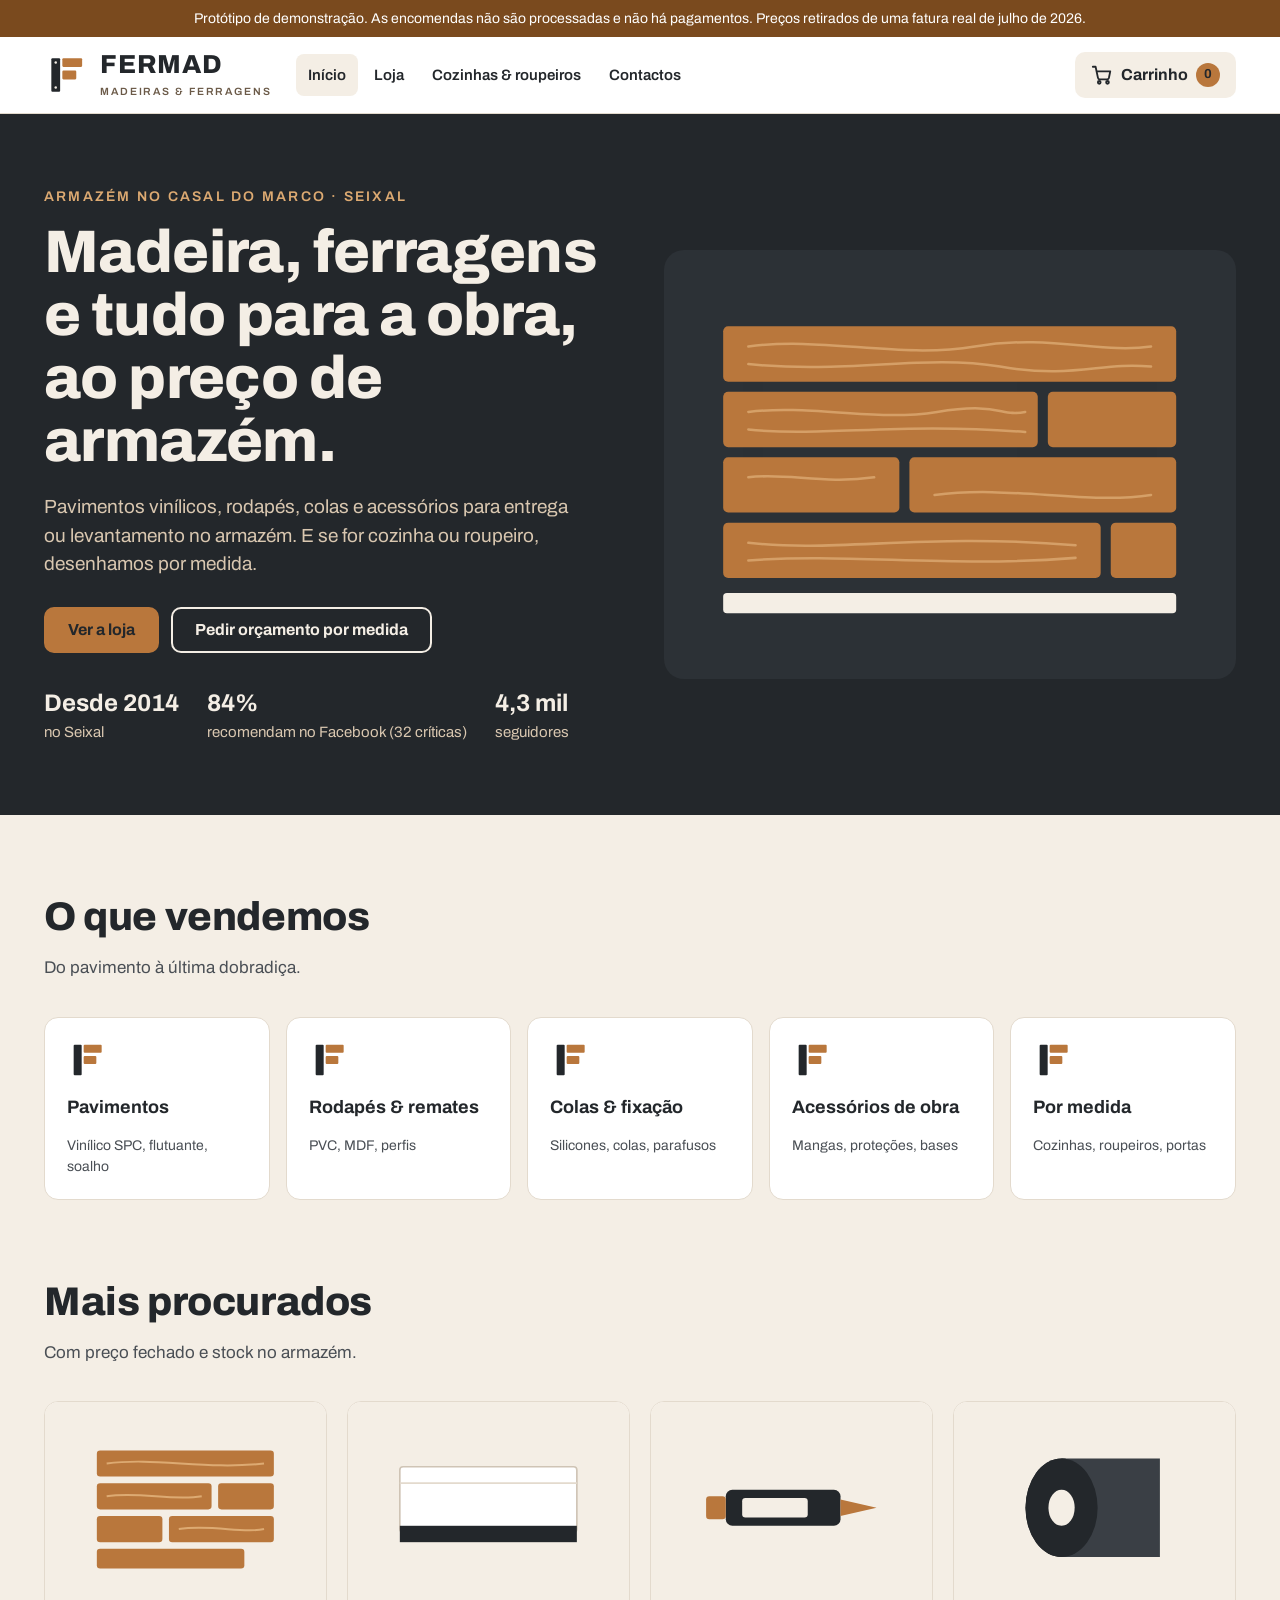
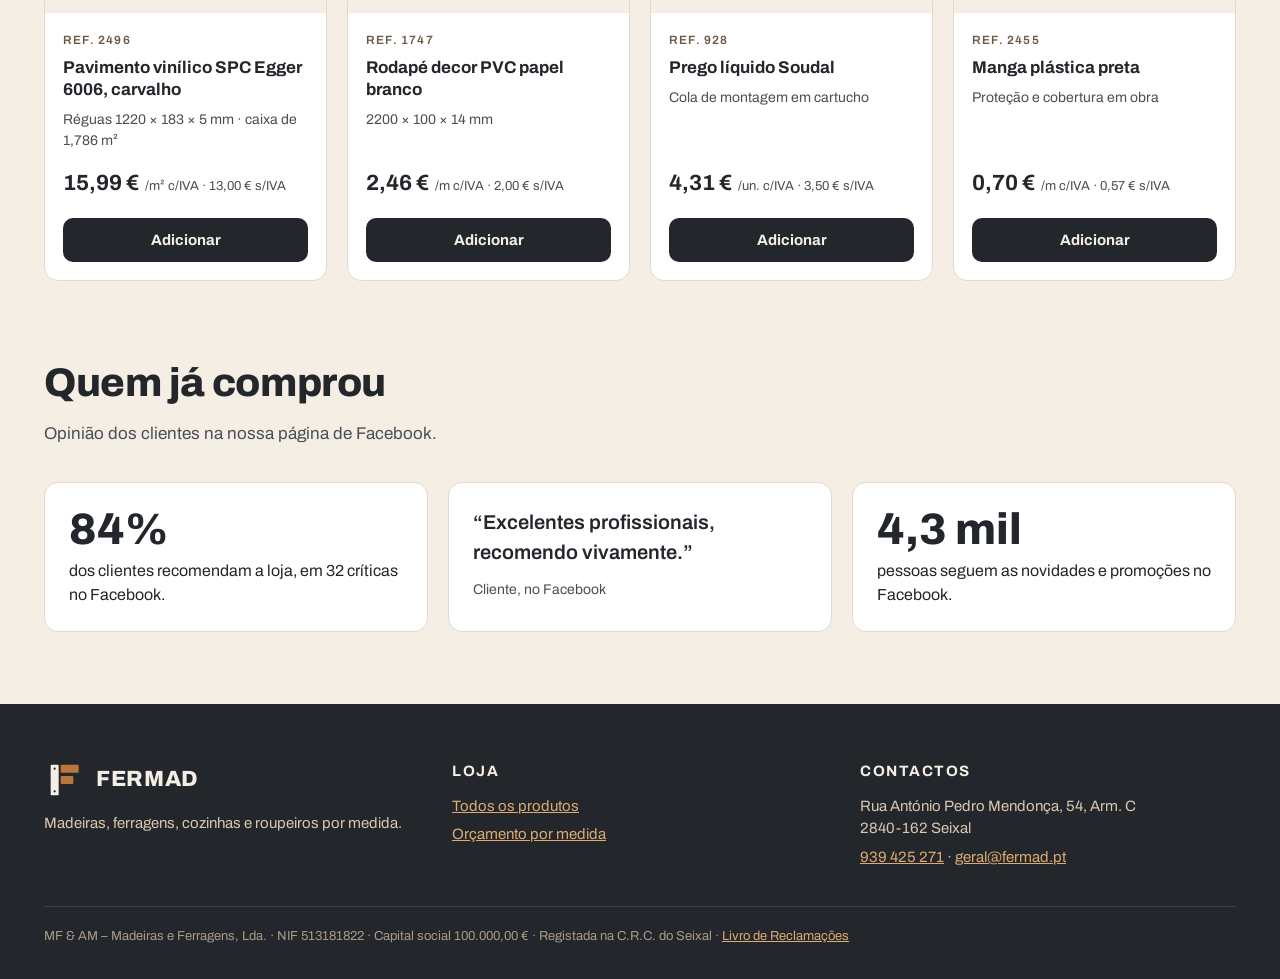
<file: fermad/index.html>
<!DOCTYPE html>
<html lang="pt">
<head>
<meta charset="utf-8">
<meta name="viewport" content="width=device-width,initial-scale=1">
<title>Fermad · Madeiras &amp; Ferragens · Loja online</title>
<meta name="description" content="Madeiras, pavimentos, rodapés, ferragens e acessórios. Cozinhas e roupeiros por medida. Armazém no Casal do Marco, Seixal.">
<link rel="preconnect" href="https://fonts.googleapis.com">
<link rel="stylesheet" href="https://fonts.googleapis.com/css2?family=Archivo:wght@400;500;600;700;800&display=swap">
<style>
:root{
  --grafite:#23272B; --carvalho:#B9773C; --carvalho-claro:#DDAA72; --serradura:#F4EEE5;
  --nogueira:#7A4A1E; --texto:#23272B; --texto-2:#4A4F55; --linha:#E3DACD; --branco:#FFFFFF;
  --raio:14px;
}
*{box-sizing:border-box}
html{scroll-behavior:smooth}
body{margin:0;font-family:Archivo,system-ui,sans-serif;color:var(--texto);background:var(--serradura);line-height:1.5}
a{color:var(--nogueira)}a:hover{color:var(--grafite)}
img,svg{display:block}
.wrap{max-width:1240px;margin:0 auto;padding:0 24px}
button,.btn{font:inherit;cursor:pointer}
.btn{display:inline-flex;align-items:center;justify-content:center;gap:8px;min-height:46px;padding:0 22px;border-radius:10px;border:2px solid var(--grafite);background:var(--grafite);color:var(--serradura);font-weight:700;text-decoration:none;transition:background .15s,color .15s}
.btn:hover{background:#000;color:#fff}
.btn.sec{background:transparent;color:var(--grafite)}
.btn.sec:hover{background:var(--grafite);color:var(--serradura)}
.btn.wood{background:var(--carvalho);border-color:var(--carvalho);color:var(--grafite)}
.btn.wood:hover{background:var(--carvalho-claro);border-color:var(--carvalho-claro)}
.btn:focus-visible,a:focus-visible,input:focus-visible,select:focus-visible,textarea:focus-visible{outline:3px solid var(--carvalho);outline-offset:2px}

/* faixa demo */
.demo{background:var(--nogueira);color:#fff;font-size:14px;text-align:center;padding:8px 16px}

/* header */
header{background:var(--branco);border-bottom:1px solid var(--linha);position:sticky;top:0;z-index:20}
.hdr{display:flex;align-items:center;gap:24px;min-height:76px;flex-wrap:wrap}
.logo{display:flex;align-items:center;gap:12px;text-decoration:none;color:var(--grafite)}
.logo b{font-size:26px;font-weight:800;letter-spacing:.03em;line-height:1}
.logo small{display:block;font-size:10.5px;font-weight:600;letter-spacing:.18em;color:#6B5A48;margin-top:4px}
nav.main{display:flex;gap:4px;flex-wrap:wrap;flex:1}
nav.main a{padding:10px 12px;border-radius:8px;text-decoration:none;color:var(--grafite);font-weight:600;font-size:15px}
nav.main a:hover,nav.main a[aria-current="page"]{background:var(--serradura)}
.cart-btn{position:relative;background:var(--serradura);border:0;border-radius:10px;min-height:46px;padding:0 16px;display:flex;align-items:center;gap:8px;font-weight:700;color:var(--grafite);text-decoration:none}
.cart-btn .n{background:var(--carvalho);color:var(--grafite);border-radius:999px;min-width:24px;height:24px;display:inline-grid;place-items:center;font-size:13px;padding:0 6px}

/* hero */
.hero{background:var(--grafite);color:var(--serradura)}
.hero .wrap{display:grid;grid-template-columns:repeat(auto-fit,minmax(320px,1fr));gap:48px;align-items:center;padding-top:72px;padding-bottom:72px}
.eyebrow{font-size:14px;font-weight:600;letter-spacing:.16em;text-transform:uppercase;color:var(--carvalho-claro);margin:0 0 14px}
.hero h1{font-size:clamp(36px,5vw,60px);line-height:1.05;margin:0 0 20px;font-weight:800;letter-spacing:-.01em}
.hero p.lead{font-size:19px;color:#D9C7B0;margin:0 0 28px;max-width:540px}
.hero .ctas{display:flex;gap:12px;flex-wrap:wrap}
.hero .btn.sec{border-color:var(--serradura);color:var(--serradura)}
.hero .btn.sec:hover{background:var(--serradura);color:var(--grafite)}
.hero-art{background:#2C3136;border-radius:20px;aspect-ratio:4/3;display:grid;place-items:center;position:relative;overflow:hidden}
.trust{display:flex;gap:28px;flex-wrap:wrap;margin-top:32px;font-size:15px;color:#D9C7B0}
.trust strong{display:block;font-size:24px;color:var(--serradura)}

/* sections */
section{padding:72px 0}
h2.sec-t{font-size:clamp(28px,3.4vw,40px);margin:0 0 8px;font-weight:800;letter-spacing:-.01em}
p.sec-s{margin:0 0 36px;color:var(--texto-2);font-size:17px}
.cats{display:grid;grid-template-columns:repeat(auto-fill,minmax(200px,1fr));gap:16px}
.cat{background:var(--branco);border-radius:var(--raio);padding:22px;text-decoration:none;color:var(--grafite);border:1px solid var(--linha);display:flex;flex-direction:column;gap:14px;transition:transform .15s,border-color .15s}
.cat:hover{transform:translateY(-2px);border-color:var(--carvalho)}
.cat h3{margin:0;font-size:18px}
.cat span{font-size:14px;color:var(--texto-2)}

/* shop */
.shop{display:flex;flex-wrap:wrap;gap:32px;align-items:flex-start}
.filters{flex:1 1 220px;max-width:100%;background:var(--branco);border:1px solid var(--linha);border-radius:var(--raio);padding:20px;display:flex;flex-direction:column;gap:6px}
.filters h3{margin:0 0 8px;font-size:15px;letter-spacing:.1em;text-transform:uppercase;color:#6B5A48}
.filters button{background:none;border:0;text-align:left;padding:10px 12px;border-radius:8px;font-weight:600;color:var(--grafite);min-height:44px}
.filters button[aria-pressed="true"]{background:var(--serradura);color:var(--nogueira)}
.grid-wrap{flex:999 1 560px;min-width:0}
.toolbar{display:flex;gap:12px;flex-wrap:wrap;align-items:center;justify-content:space-between;margin-bottom:20px}
.toolbar input{min-height:46px;border:1px solid var(--linha);border-radius:10px;padding:0 14px;font:inherit;background:var(--branco);flex:1 1 240px}
.products{display:grid;grid-template-columns:repeat(auto-fill,minmax(240px,1fr));gap:20px}
.card{background:var(--branco);border:1px solid var(--linha);border-radius:var(--raio);overflow:hidden;display:flex;flex-direction:column}
.card .thumb{aspect-ratio:4/3;background:var(--serradura);display:grid;place-items:center}
.card .body{padding:18px;display:flex;flex-direction:column;gap:8px;flex:1}
.card .ref{font-size:12px;letter-spacing:.1em;color:#6B5A48;font-weight:600}
.card h3{margin:0;font-size:17px;line-height:1.3}
.card .spec{font-size:14px;color:var(--texto-2);margin:0}
.price{display:flex;align-items:baseline;gap:6px;margin-top:auto;padding-top:8px}
.price b{font-size:22px}
.price span{font-size:13px;color:var(--texto-2)}
.card .actions{display:flex;gap:8px;padding:0 18px 18px}
.card .actions .btn{flex:1;min-height:44px;padding:0 12px;font-size:15px}
.tag{display:inline-block;background:var(--serradura);color:var(--nogueira);font-size:12px;font-weight:700;border-radius:6px;padding:3px 8px;align-self:flex-start}

/* medida */
.medida{background:var(--branco)}
.medida .wrap{display:grid;grid-template-columns:repeat(auto-fit,minmax(300px,1fr));gap:40px;align-items:center}
.steps{display:grid;gap:14px;margin:24px 0 28px;padding:0;list-style:none}
.steps li{display:flex;gap:14px;align-items:flex-start}
.steps li i{font-style:normal;flex:0 0 34px;height:34px;border-radius:999px;background:var(--carvalho);color:var(--grafite);display:grid;place-items:center;font-weight:800}

/* reviews */
.reviews{display:grid;grid-template-columns:repeat(auto-fit,minmax(260px,1fr));gap:20px}
.rv{background:var(--branco);border:1px solid var(--linha);border-radius:var(--raio);padding:24px}
.rv .big{font-size:44px;font-weight:800;line-height:1}
.rv blockquote{margin:0;font-size:20px;font-weight:600}

/* forms */
form{display:grid;gap:16px}
label{display:grid;gap:6px;font-weight:600;font-size:15px}
input,select,textarea{font:inherit;min-height:46px;border:1px solid #CFC4B5;border-radius:10px;padding:10px 14px;background:var(--branco);color:var(--texto)}
textarea{min-height:110px;resize:vertical}
.two{display:grid;grid-template-columns:repeat(auto-fit,minmax(200px,1fr));gap:16px}

/* cart drawer */
.drawer-bg{position:fixed;inset:0;background:rgba(20,22,24,.45);z-index:40;display:none}
.drawer{position:fixed;top:0;right:0;height:100%;width:min(460px,100%);background:var(--branco);z-index:50;transform:translateX(100%);transition:transform .2s;display:flex;flex-direction:column}
.drawer.open{transform:none}.drawer-bg.open{display:block}
.drawer header{position:static;display:flex;justify-content:space-between;align-items:center;padding:20px 24px}
.drawer h2{margin:0;font-size:22px}
.icon-btn{background:var(--serradura);border:0;border-radius:10px;width:44px;height:44px;display:grid;place-items:center;color:var(--grafite)}
.lines{flex:1;overflow:auto;padding:8px 24px}
.line{display:grid;grid-template-columns:64px 1fr auto;gap:14px;padding:14px 0;border-bottom:1px solid var(--linha);align-items:center}
.line .t{font-weight:700;font-size:15px;line-height:1.3}
.line .u{font-size:13px;color:var(--texto-2)}
.qty{display:flex;align-items:center;gap:6px;margin-top:6px}
.qty button{width:34px;height:34px;border-radius:8px;border:1px solid var(--linha);background:var(--branco);font-weight:700}
.qty input{width:70px;min-height:34px;padding:4px 8px;text-align:center}
.totals{padding:20px 24px;border-top:1px solid var(--linha);display:grid;gap:6px}
.totals div{display:flex;justify-content:space-between}
.totals .grand{font-size:20px;font-weight:800;margin-top:6px}
.empty{color:var(--texto-2);padding:24px 0}

/* checkout */
.checkout{display:flex;flex-wrap:wrap;gap:32px;align-items:flex-start}
.checkout .main{flex:999 1 520px;min-width:0;background:var(--branco);border:1px solid var(--linha);border-radius:var(--raio);padding:28px}
.checkout aside{flex:1 1 300px;background:var(--branco);border:1px solid var(--linha);border-radius:var(--raio);padding:24px}
.note{background:var(--serradura);border-radius:10px;padding:14px 16px;font-size:14px;color:var(--texto-2)}
.ok{background:#E8F1E4;border:1px solid #B9D3AE;color:#25421A;border-radius:12px;padding:20px}

/* footer */
footer{background:var(--grafite);color:#D9C7B0;padding:56px 0 32px;font-size:15px}
footer .cols{display:grid;grid-template-columns:repeat(auto-fit,minmax(220px,1fr));gap:32px;margin-bottom:32px}
footer h4{color:var(--serradura);margin:0 0 12px;font-size:15px;letter-spacing:.1em;text-transform:uppercase}
footer a{color:var(--carvalho-claro)}
footer p{margin:0 0 6px}
.legal{border-top:1px solid #3A4046;padding-top:20px;font-size:13px;color:#A99A87}
.toast{position:fixed;left:50%;bottom:24px;transform:translateX(-50%);background:var(--grafite);color:var(--serradura);padding:14px 20px;border-radius:12px;z-index:60;font-weight:600;display:none}
.toast.show{display:block}
.view[hidden]{display:none}
.breadcrumb{font-size:14px;color:var(--texto-2);margin-bottom:16px}
.pd{display:grid;grid-template-columns:repeat(auto-fit,minmax(300px,1fr));gap:40px;background:var(--branco);border:1px solid var(--linha);border-radius:var(--raio);padding:28px}
.pd .thumb{background:var(--serradura);border-radius:12px;aspect-ratio:1;display:grid;place-items:center}
.pd h1{margin:6px 0 12px;font-size:32px;line-height:1.15}
.pd table{border-collapse:collapse;width:100%;font-size:15px;margin:16px 0}
.pd td{padding:8px 0;border-bottom:1px solid var(--linha)}.pd td:first-child{color:var(--texto-2);width:45%}
@media (max-width:720px){nav.main{order:3;flex-basis:100%;overflow-x:auto;flex-wrap:nowrap}.hdr{padding:10px 0}section{padding:48px 0}}
</style>
</head>
<body>
<div class="demo" role="note">Protótipo de demonstração. As encomendas não são processadas e não há pagamentos. Preços retirados de uma fatura real de julho de 2026.</div>

<header>
  <div class="wrap hdr">
    <a class="logo" href="#inicio" aria-label="Fermad, página inicial">
      <svg viewBox="0 0 120 120" width="44" height="44" aria-hidden="true"><rect x="20" y="14" width="24" height="92" rx="3" fill="#23272B"/><rect x="50" y="14" width="54" height="24" rx="3" fill="#B9773C"/><rect x="50" y="48" width="38" height="24" rx="3" fill="#B9773C"/><circle cx="32" cy="26" r="3.4" fill="#F4EEE5"/><circle cx="32" cy="94" r="3.4" fill="#F4EEE5"/></svg>
      <span><b>FERMAD</b><small>MADEIRAS &amp; FERRAGENS</small></span>
    </a>
    <nav class="main" aria-label="Principal">
      <a href="#inicio">Início</a>
      <a href="#loja">Loja</a>
      <a href="#medida">Cozinhas &amp; roupeiros</a>
      <a href="#contactos">Contactos</a>
    </nav>
    <button class="cart-btn" type="button" id="openCart" aria-label="Abrir carrinho">
      <svg width="22" height="22" viewBox="0 0 24 24" fill="none" stroke="currentColor" stroke-width="2" stroke-linecap="round" stroke-linejoin="round" aria-hidden="true"><circle cx="9" cy="20" r="1.5"/><circle cx="18" cy="20" r="1.5"/><path d="M2 3h3l2.6 12.2a2 2 0 0 0 2 1.6h7.9a2 2 0 0 0 2-1.5L21 8H6"/></svg>
      Carrinho <span class="n" id="cartCount">0</span>
    </button>
  </div>
</header>

<main>
<!-- INÍCIO -->
<div class="view" id="v-inicio">
  <div class="hero">
    <div class="wrap">
      <div>
        <p class="eyebrow">Armazém no Casal do Marco · Seixal</p>
        <h1>Madeira, ferragens e tudo para a obra, ao preço de armazém.</h1>
        <p class="lead">Pavimentos vinílicos, rodapés, colas e acessórios para entrega ou levantamento no armazém. E se for cozinha ou roupeiro, desenhamos por medida.</p>
        <div class="ctas">
          <a class="btn wood" href="#loja">Ver a loja</a>
          <a class="btn sec" href="#medida">Pedir orçamento por medida</a>
        </div>
        <div class="trust">
          <div><strong>Desde 2014</strong>no Seixal</div>
          <div><strong>84%</strong>recomendam no Facebook (32 críticas)</div>
          <div><strong>4,3 mil</strong>seguidores</div>
        </div>
      </div>
      <div class="hero-art" aria-hidden="true">
        <svg viewBox="0 0 400 300" width="88%">
          <g fill="#B9773C">
            <rect x="20" y="40" width="360" height="44" rx="4"/><rect x="20" y="92" width="250" height="44" rx="4"/><rect x="278" y="92" width="102" height="44" rx="4"/>
            <rect x="20" y="144" width="140" height="44" rx="4"/><rect x="168" y="144" width="212" height="44" rx="4"/><rect x="20" y="196" width="300" height="44" rx="4"/><rect x="328" y="196" width="52" height="44" rx="4"/>
          </g>
          <g stroke="#DDAA72" stroke-width="2" fill="none" stroke-linecap="round" opacity=".8">
            <path d="M40 56c60-8 120 10 180 0s100 6 140 0"/><path d="M40 70c80 8 140-8 200 2s80-4 120 0"/>
            <path d="M40 108c50-6 100 8 150 0s50 4 70 0"/><path d="M40 122c60 6 120-6 220 2"/>
            <path d="M40 160c30-4 60 6 100 0"/><path d="M188 174c60-8 120 8 172 0"/><path d="M40 212c70 8 140-8 260 2"/><path d="M40 226c80-6 160 6 260-2"/>
          </g>
          <rect x="20" y="252" width="360" height="16" rx="3" fill="#F4EEE5"/>
        </svg>
      </div>
    </div>
  </div>

  <section>
    <div class="wrap">
      <h2 class="sec-t">O que vendemos</h2>
      <p class="sec-s">Do pavimento à última dobradiça.</p>
      <div class="cats" id="catTiles"></div>
    </div>
  </section>

  <section style="padding-top:0">
    <div class="wrap">
      <h2 class="sec-t">Mais procurados</h2>
      <p class="sec-s">Com preço fechado e stock no armazém.</p>
      <div class="products" id="featured"></div>
    </div>
  </section>

  <section style="padding-top:0">
    <div class="wrap">
      <h2 class="sec-t">Quem já comprou</h2>
      <p class="sec-s">Opinião dos clientes na nossa página de Facebook.</p>
      <div class="reviews">
        <div class="rv"><div class="big">84%</div><p style="margin:8px 0 0">dos clientes recomendam a loja, em 32 críticas no Facebook.</p></div>
        <div class="rv"><blockquote>“Excelentes profissionais, recomendo vivamente.”</blockquote><p style="margin:12px 0 0;color:var(--texto-2);font-size:14px">Cliente, no Facebook</p></div>
        <div class="rv"><div class="big">4,3 mil</div><p style="margin:8px 0 0">pessoas seguem as novidades e promoções no Facebook.</p></div>
      </div>
    </div>
  </section>
</div>

<!-- LOJA -->
<div class="view" id="v-loja" hidden>
  <section>
    <div class="wrap">
      <h2 class="sec-t">Loja</h2>
      <p class="sec-s">Preços por unidade, com IVA a 23% incluído. Também mostramos o valor sem IVA, para profissionais.</p>
      <div class="shop">
        <div class="filters" role="group" aria-label="Categorias" id="filters"></div>
        <div class="grid-wrap">
          <div class="toolbar">
            <label style="flex:1 1 260px;display:block"><span style="position:absolute;left:-9999px">Pesquisar produtos</span><input type="search" id="q" placeholder="Pesquisar: vinil, rodapé, cola…" style="width:100%"></label>
            <select id="sort" aria-label="Ordenar">
              <option value="rel">Ordenar: relevância</option>
              <option value="asc">Preço: mais baixo</option>
              <option value="desc">Preço: mais alto</option>
            </select>
          </div>
          <div class="products" id="grid"></div>
        </div>
      </div>
    </div>
  </section>
</div>

<!-- PRODUTO -->
<div class="view" id="v-produto" hidden>
  <section><div class="wrap" id="pd"></div></section>
</div>

<!-- MEDIDA -->
<div class="view" id="v-medida" hidden>
  <section class="medida">
    <div class="wrap">
      <div>
        <p class="eyebrow" style="color:var(--nogueira)">Por medida</p>
        <h2 class="sec-t">Cozinhas e roupeiros desenhados para a sua casa</h2>
        <p class="sec-s" style="margin-bottom:0">Fabricamos e montamos cozinhas, roupeiros, portas e soalhos. Diga-nos o que precisa e respondemos com um orçamento.</p>
        <ol class="steps">
          <li><i>1</i><span><b>Envie as medidas</b> ou marque uma visita.</span></li>
          <li><i>2</i><span><b>Escolha materiais</b> no armazém: carvalho, lacados, ferragens.</span></li>
          <li><i>3</i><span><b>Recebe o orçamento</b> fechado, com montagem incluída.</span></li>
        </ol>
      </div>
      <form id="quoteForm" class="main" style="background:var(--serradura);padding:28px;border-radius:var(--raio)">
        <div class="two">
          <label>Nome<input name="nome" required autocomplete="name"></label>
          <label>Telefone<input name="tel" type="tel" required autocomplete="tel"></label>
        </div>
        <label>Email<input name="email" type="email" autocomplete="email"></label>
        <label>O que precisa?
          <select name="tipo"><option>Cozinha</option><option>Roupeiro</option><option>Portas</option><option>Soalho / pavimento</option><option>Outro</option></select>
        </label>
        <label>Medidas e detalhes<textarea name="msg" placeholder="Ex.: cozinha em L, 3,20 m × 2,10 m, pé-direito 2,60 m"></textarea></label>
        <button class="btn" type="submit">Pedir orçamento</button>
        <div id="quoteOk" class="ok" hidden role="status">Pedido registado nesta demonstração. Na versão final seguirá por email para geral@fermad.pt.</div>
      </form>
    </div>
  </section>
</div>

<!-- CHECKOUT -->
<div class="view" id="v-checkout" hidden>
  <section>
    <div class="wrap">
      <h2 class="sec-t">Finalizar encomenda</h2>
      <p class="sec-s">Entrega ao domicílio ou levantamento no armazém.</p>
      <div class="checkout">
        <form class="main" id="checkoutForm">
          <h3 style="margin:0">Os seus dados</h3>
          <div class="two">
            <label>Nome<input name="nome" required autocomplete="name"></label>
            <label>NIF (opcional)<input name="nif" inputmode="numeric" pattern="[0-9]{9}" title="9 dígitos"></label>
          </div>
          <div class="two">
            <label>Telefone<input name="tel" type="tel" required autocomplete="tel"></label>
            <label>Email<input name="email" type="email" required autocomplete="email"></label>
          </div>
          <label>Entrega
            <select name="entrega" id="entrega">
              <option value="levantar">Levantar no armazém (Seixal) · grátis</option>
              <option value="entrega">Entrega ao domicílio · portes sob consulta</option>
            </select>
          </label>
          <div id="morada" hidden class="two">
            <label>Morada<input name="morada" autocomplete="street-address"></label>
            <label>Código postal<input name="cp" pattern="[0-9]{4}-[0-9]{3}" placeholder="2840-162" autocomplete="postal-code"></label>
          </div>
          <label>Pagamento
            <select name="pag"><option>Transferência bancária</option><option>MB Way</option><option>Pagamento no levantamento</option></select>
          </label>
          <p class="note">Nesta demonstração a encomenda não é enviada nem cobrada. Na versão final, o pagamento passa por um fornecedor certificado (por exemplo, Easypay ou SIBS) e a fatura sai do Sage.</p>
          <button class="btn wood" type="submit">Confirmar encomenda</button>
          <div id="orderOk" class="ok" hidden role="status"></div>
        </form>
        <aside>
          <h3 style="margin:0 0 12px">Resumo</h3>
          <div id="summary"></div>
        </aside>
      </div>
    </div>
  </section>
</div>

<!-- CONTACTOS -->
<div class="view" id="v-contactos" hidden>
  <section>
    <div class="wrap">
      <h2 class="sec-t">Contactos</h2>
      <p class="sec-s">Passe no armazém ou fale connosco.</p>
      <div class="reviews">
        <div class="rv"><h3 style="margin-top:0">Armazém</h3><p>Rua António Pedro Mendonça, 54, Armazém C<br>Casal do Marco<br>2840-162 Seixal</p></div>
        <div class="rv"><h3 style="margin-top:0">Telefone</h3><p><a href="tel:+351939425271">939 425 271</a><br><span style="font-size:13px;color:var(--texto-2)">Chamada para rede móvel nacional</span></p></div>
        <div class="rv"><h3 style="margin-top:0">Email</h3><p><a href="mailto:geral@fermad.pt">geral@fermad.pt</a></p></div>
      </div>
    </div>
  </section>
</div>
</main>

<footer id="rodape">
  <div class="wrap">
    <div class="cols">
      <div>
        <div class="logo" style="color:var(--serradura);margin-bottom:12px">
          <svg viewBox="0 0 120 120" width="40" height="40" aria-hidden="true"><rect x="20" y="14" width="24" height="92" rx="3" fill="#F4EEE5"/><rect x="50" y="14" width="54" height="24" rx="3" fill="#B9773C"/><rect x="50" y="48" width="38" height="24" rx="3" fill="#B9773C"/><circle cx="32" cy="26" r="3.4" fill="#23272B"/><circle cx="32" cy="94" r="3.4" fill="#23272B"/></svg>
          <span><b style="font-size:22px">FERMAD</b></span>
        </div>
        <p>Madeiras, ferragens, cozinhas e roupeiros por medida.</p>
      </div>
      <div><h4>Loja</h4><p><a href="#loja">Todos os produtos</a></p><p><a href="#medida">Orçamento por medida</a></p></div>
      <div><h4>Contactos</h4><p>Rua António Pedro Mendonça, 54, Arm. C<br>2840-162 Seixal</p><p><a href="tel:+351939425271">939 425 271</a> · <a href="mailto:geral@fermad.pt">geral@fermad.pt</a></p></div>
    </div>
    <div class="legal">MF &amp; AM – Madeiras e Ferragens, Lda. · NIF 513181822 · Capital social 100.000,00 € · Registada na C.R.C. do Seixal · <a href="https://www.livroreclamacoes.pt">Livro de Reclamações</a></div>
  </div>
</footer>

<div class="drawer-bg" id="drawerBg"></div>
<aside class="drawer" id="drawer" aria-label="Carrinho" aria-hidden="true">
  <header><h2>Carrinho</h2><button class="icon-btn" type="button" id="closeCart" aria-label="Fechar carrinho"><svg width="20" height="20" viewBox="0 0 24 24" fill="none" stroke="currentColor" stroke-width="2.2" stroke-linecap="round" aria-hidden="true"><path d="M6 6l12 12M18 6L6 18"/></svg></button></header>
  <div class="lines" id="lines"></div>
  <div class="totals" id="totals"></div>
</aside>
<div class="toast" id="toast" role="status" aria-live="polite"></div>

<script>
(function(){
const IVA = 0.23;
const CATS = [
  {id:'pavimentos', nome:'Pavimentos', desc:'Vinílico SPC, flutuante, soalho'},
  {id:'rodapes', nome:'Rodapés & remates', desc:'PVC, MDF, perfis'},
  {id:'colas', nome:'Colas & fixação', desc:'Silicones, colas, parafusos'},
  {id:'acessorios', nome:'Acessórios de obra', desc:'Mangas, proteções, bases'},
  {id:'medida', nome:'Por medida', desc:'Cozinhas, roupeiros, portas'}
];
// Preços s/IVA retirados da fatura FR 2026/1612 (julho 2026). Os produtos "por medida" não têm preço: são orçamento.
const PRODUTOS = [
  {ref:'2496', cat:'pavimentos', nome:'Pavimento vinílico SPC Egger 6006, carvalho', spec:'Réguas 1220 × 183 × 5 mm · caixa de 1,786 m²', un:'m²', preco:13.00, step:1.786, art:'vinil', destaque:true,
   desc:'Pavimento vinílico rígido (SPC) com acabamento carvalho, resistente à água e de montagem por clique. Vendido ao m², em caixas de 1,786 m².',
   ficha:[['Dimensões','1220 × 183 × 5 mm'],['Caixa','1,786 m²'],['Marca','Egger'],['Acabamento','Carvalho']]},
  {ref:'1747', cat:'rodapes', nome:'Rodapé decor PVC papel branco', spec:'2200 × 100 × 14 mm', un:'m', preco:2.00, step:1, art:'rodape', destaque:true,
   desc:'Rodapé em PVC com revestimento decorativo branco. Leve, fácil de cortar e resistente à humidade.',
   ficha:[['Dimensões','2200 × 100 × 14 mm'],['Material','PVC com papel decorativo'],['Cor','Branco']]},
  {ref:'928', cat:'colas', nome:'Prego líquido Soudal', spec:'Cola de montagem em cartucho', un:'un.', preco:3.50, step:1, art:'cola', destaque:true,
   desc:'Cola de montagem de alta aderência, ideal para fixar rodapés, painéis e remates sem pregos nem parafusos.',
   ficha:[['Marca','Soudal'],['Formato','Cartucho']]},
  {ref:'2455', cat:'acessorios', nome:'Manga plástica preta', spec:'Proteção e cobertura em obra', un:'m', preco:0.57, step:1, art:'manga', destaque:true,
   desc:'Manga de plástico preto para proteger pavimentos, móveis e materiais durante a obra.',
   ficha:[['Cor','Preto'],['Venda','Ao metro']]},
  {ref:'MED-COZ', cat:'medida', nome:'Cozinha por medida', spec:'Projeto, fabrico e montagem', orc:true, art:'cozinha',
   desc:'Desenhamos a cozinha para o seu espaço, com a escolha de acabamentos e ferragens no nosso armazém.'},
  {ref:'MED-ROU', cat:'medida', nome:'Roupeiro por medida', spec:'Portas de correr ou de abrir', orc:true, art:'roupeiro',
   desc:'Roupeiros embutidos ou de canto, com interiores à medida das suas necessidades.'},
  {ref:'MED-POR', cat:'medida', nome:'Portas interiores', spec:'Fornecimento e montagem', orc:true, art:'porta',
   desc:'Portas interiores lisas, lacadas ou em madeira, com aros e guarnições.'}
];

const ART = {
  vinil:'<svg viewBox="0 0 120 90" width="70%"><g fill="#B9773C"><rect x="6" y="10" width="108" height="16" rx="2"/><rect x="6" y="30" width="70" height="16" rx="2"/><rect x="80" y="30" width="34" height="16" rx="2"/><rect x="6" y="50" width="40" height="16" rx="2"/><rect x="50" y="50" width="64" height="16" rx="2"/><rect x="6" y="70" width="90" height="12" rx="2"/></g><g stroke="#DDAA72" stroke-width="1.2" fill="none"><path d="M12 18c30-4 60 4 96 0M12 38c20-3 40 3 58 0M56 58c20-3 40 3 52 0"/></g></svg>',
  rodape:'<svg viewBox="0 0 120 90" width="70%"><rect x="6" y="20" width="108" height="40" rx="2" fill="#FFFFFF" stroke="#CFC4B5"/><rect x="6" y="56" width="108" height="10" fill="#23272B"/><path d="M6 30h108" stroke="#E3DACD"/></svg>',
  cola:'<svg viewBox="0 0 120 90" width="70%"><rect x="20" y="34" width="70" height="22" rx="4" fill="#23272B"/><path d="M90 40l22 5-22 5z" fill="#B9773C"/><rect x="8" y="38" width="12" height="14" rx="2" fill="#B9773C"/><rect x="30" y="39" width="40" height="12" rx="2" fill="#F4EEE5"/></svg>',
  manga:'<svg viewBox="0 0 120 90" width="70%"><ellipse cx="40" cy="45" rx="22" ry="30" fill="#23272B"/><ellipse cx="40" cy="45" rx="8" ry="11" fill="#F4EEE5"/><path d="M40 15h60v60H40" fill="#3A3F45"/><ellipse cx="40" cy="45" rx="22" ry="30" fill="#23272B"/><ellipse cx="40" cy="45" rx="8" ry="11" fill="#F4EEE5"/></svg>',
  cozinha:'<svg viewBox="0 0 120 90" width="70%"><rect x="8" y="8" width="104" height="28" rx="3" fill="#B9773C"/><rect x="8" y="44" width="104" height="40" rx="3" fill="#23272B"/><g fill="#B9773C"><rect x="12" y="48" width="30" height="32" rx="2"/><rect x="46" y="48" width="30" height="32" rx="2"/><rect x="80" y="48" width="28" height="32" rx="2"/></g><g fill="#F4EEE5"><rect x="22" y="52" width="10" height="3" rx="1.5"/><rect x="56" y="52" width="10" height="3" rx="1.5"/><rect x="89" y="52" width="10" height="3" rx="1.5"/></g></svg>',
  roupeiro:'<svg viewBox="0 0 120 90" width="70%"><rect x="20" y="4" width="80" height="82" rx="3" fill="#23272B"/><rect x="24" y="8" width="35" height="74" rx="2" fill="#B9773C"/><rect x="61" y="8" width="35" height="74" rx="2" fill="#B9773C"/><rect x="54" y="38" width="3" height="14" rx="1.5" fill="#F4EEE5"/><rect x="63" y="38" width="3" height="14" rx="1.5" fill="#F4EEE5"/></svg>',
  porta:'<svg viewBox="0 0 120 90" width="70%"><rect x="38" y="4" width="44" height="82" rx="2" fill="#23272B"/><rect x="42" y="8" width="36" height="78" rx="1" fill="#B9773C"/><circle cx="72" cy="48" r="3" fill="#F4EEE5"/></svg>'
};

const fmt = v => v.toLocaleString('pt-PT',{style:'currency',currency:'EUR'});
const comIva = p => Math.round(p*(1+IVA)*100)/100;
const byRef = r => PRODUTOS.find(p=>p.ref===r);
const $ = s => document.querySelector(s);

// carrinho (memória + localStorage quando disponível)
let cart = [];
try { cart = JSON.parse(localStorage.getItem('fermad-cart')||'[]'); } catch(e){ cart = []; }
const save = () => { try { localStorage.setItem('fermad-cart', JSON.stringify(cart)); } catch(e){} renderCart(); };

function toast(msg){ const t=$('#toast'); t.textContent=msg; t.classList.add('show'); clearTimeout(t._t); t._t=setTimeout(()=>t.classList.remove('show'),2200); }

function add(ref, qtd){
  const p = byRef(ref); if(!p || p.orc) return;
  qtd = qtd || p.step || 1;
  const l = cart.find(x=>x.ref===ref);
  if(l) l.q = +(l.q + qtd).toFixed(3); else cart.push({ref, q:+qtd.toFixed(3)});
  save(); toast('Adicionado: '+p.nome);
}

function card(p){
  const price = p.orc
    ? '<div class="price"><b style="font-size:18px">Sob orçamento</b></div>'
    : `<div class="price"><b>${fmt(comIva(p.preco))}</b><span>/${p.un} c/IVA · ${fmt(p.preco)} s/IVA</span></div>`;
  const act = p.orc
    ? `<a class="btn" href="#medida">Pedir orçamento</a>`
    : `<button class="btn" type="button" data-add="${p.ref}">Adicionar</button>`;
  return `<article class="card">
    <a class="thumb" href="#produto-${p.ref}" aria-label="Ver ${p.nome}">${ART[p.art]||''}</a>
    <div class="body">
      <span class="ref">REF. ${p.ref}</span>
      <h3><a href="#produto-${p.ref}" style="color:inherit;text-decoration:none">${p.nome}</a></h3>
      <p class="spec">${p.spec}</p>
      ${price}
    </div>
    <div class="actions">${act}</div>
  </article>`;
}

// categorias
$('#catTiles').innerHTML = CATS.map(c=>`<a class="cat" href="#loja" data-cat="${c.id}"><svg viewBox="0 0 120 120" width="40" height="40" aria-hidden="true"><rect x="20" y="14" width="24" height="92" rx="3" fill="#23272B"/><rect x="50" y="14" width="54" height="24" rx="3" fill="#B9773C"/><rect x="50" y="48" width="38" height="24" rx="3" fill="#B9773C"/></svg><h3>${c.nome}</h3><span>${c.desc}</span></a>`).join('');
$('#featured').innerHTML = PRODUTOS.filter(p=>p.destaque).map(card).join('');

let filtro = 'todos';
function renderFilters(){
  const opts = [{id:'todos',nome:'Todos os produtos'}].concat(CATS);
  $('#filters').innerHTML = '<h3>Categorias</h3>' + opts.map(c=>`<button type="button" data-f="${c.id}" aria-pressed="${c.id===filtro}">${c.nome}</button>`).join('');
}
function renderGrid(){
  const q = $('#q').value.trim().toLowerCase();
  let list = PRODUTOS.filter(p => (filtro==='todos'||p.cat===filtro) && (!q || (p.nome+' '+p.spec+' '+p.ref).toLowerCase().includes(q)));
  const s = $('#sort').value;
  if(s!=='rel') list = list.slice().sort((a,b)=>{ const va=a.orc?Infinity:a.preco, vb=b.orc?Infinity:b.preco; return s==='asc'?va-vb:vb-va; });
  $('#grid').innerHTML = list.length ? list.map(card).join('') : '<p class="empty">Nenhum produto encontrado.</p>';
}
renderFilters(); renderGrid();
$('#q').addEventListener('input', renderGrid);
$('#sort').addEventListener('change', renderGrid);

function renderProduto(ref){
  const p = byRef(ref);
  if(!p){ $('#pd').innerHTML='<p>Produto não encontrado. <a href="#loja">Voltar à loja</a></p>'; return; }
  const cat = CATS.find(c=>c.id===p.cat);
  const ficha = (p.ficha||[]).map(([k,v])=>`<tr><td>${k}</td><td>${v}</td></tr>`).join('');
  const compra = p.orc
    ? `<a class="btn wood" href="#medida">Pedir orçamento</a>`
    : `<div class="price" style="padding:0 0 16px"><b style="font-size:32px">${fmt(comIva(p.preco))}</b><span>/${p.un} c/IVA · ${fmt(p.preco)} s/IVA</span></div>
       <div style="display:flex;gap:12px;flex-wrap:wrap;align-items:flex-end">
         <label>Quantidade (${p.un})<input type="number" id="pdQ" min="${p.step}" step="${p.step}" value="${p.step}" style="width:140px"></label>
         <button class="btn wood" type="button" id="pdAdd">Adicionar ao carrinho</button>
       </div>
       ${p.step!==1?`<p class="note" style="margin-top:16px">Vendido em caixas de ${String(p.step).replace('.',',')} ${p.un}. A quantidade é arredondada à caixa.</p>`:''}`;
  $('#pd').innerHTML = `<p class="breadcrumb"><a href="#loja">Loja</a> › ${cat?cat.nome:''}</p>
    <div class="pd"><div class="thumb">${ART[p.art]||''}</div>
    <div><span class="ref" style="font-size:13px;letter-spacing:.1em;color:#6B5A48;font-weight:600">REF. ${p.ref}</span><h1>${p.nome}</h1><p style="color:var(--texto-2)">${p.desc||''}</p>
    ${ficha?`<table>${ficha}</table>`:''}${compra}</div></div>`;
  const b = $('#pdAdd'); if(b) b.addEventListener('click',()=>{
    let q = parseFloat($('#pdQ').value)||p.step;
    if(p.step!==1) q = Math.ceil(q/p.step-1e-9)*p.step;
    add(p.ref, q);
  });
}

// carrinho
function totais(){
  const base = cart.reduce((s,l)=>{const p=byRef(l.ref);return s+(p?p.preco*l.q:0)},0);
  const iva = base*IVA; return {base, iva, total: base+iva};
}
function renderCart(){
  const n = cart.length; $('#cartCount').textContent = n;
  if(!n){ $('#lines').innerHTML='<p class="empty">O carrinho está vazio.</p>'; $('#totals').innerHTML='<a class="btn sec" href="#loja" id="goShop">Ir para a loja</a>'; }
  else {
    $('#lines').innerHTML = cart.map(l=>{ const p=byRef(l.ref); if(!p) return '';
      return `<div class="line"><div style="background:var(--serradura);border-radius:8px;aspect-ratio:1;display:grid;place-items:center">${ART[p.art]}</div>
      <div><div class="t">${p.nome}</div><div class="u">${fmt(comIva(p.preco))}/${p.un}</div>
      <div class="qty"><button type="button" data-dec="${p.ref}" aria-label="Menos">−</button><input aria-label="Quantidade" value="${String(l.q).replace('.',',')}" data-set="${p.ref}"><button type="button" data-inc="${p.ref}" aria-label="Mais">+</button></div></div>
      <div style="text-align:right"><b>${fmt(comIva(p.preco)*l.q)}</b><br><button type="button" data-rm="${p.ref}" style="background:none;border:0;color:var(--nogueira);text-decoration:underline;min-height:44px">Remover</button></div></div>`;}).join('');
    const t = totais();
    $('#totals').innerHTML = `<div><span>Subtotal s/IVA</span><span>${fmt(t.base)}</span></div><div><span>IVA 23%</span><span>${fmt(t.iva)}</span></div><div class="grand"><span>Total</span><span>${fmt(t.total)}</span></div><a class="btn wood" href="#checkout" style="margin-top:12px">Finalizar encomenda</a>`;
  }
  renderSummary();
}
function renderSummary(){
  const el = $('#summary'); if(!el) return;
  if(!cart.length){ el.innerHTML='<p class="empty">Sem artigos. <a href="#loja">Ver a loja</a></p>'; return; }
  const t = totais();
  el.innerHTML = cart.map(l=>{const p=byRef(l.ref);return `<div style="display:flex;justify-content:space-between;gap:12px;padding:8px 0;border-bottom:1px solid var(--linha);font-size:15px"><span>${String(l.q).replace('.',',')} ${p.un} · ${p.nome}</span><b>${fmt(comIva(p.preco)*l.q)}</b></div>`}).join('')
    + `<div class="totals" style="padding:16px 0 0;border:0"><div><span>Subtotal s/IVA</span><span>${fmt(t.base)}</span></div><div><span>IVA 23%</span><span>${fmt(t.iva)}</span></div><div class="grand"><span>Total</span><span>${fmt(t.total)}</span></div></div>`;
}
function step(ref, dir){ const p=byRef(ref), l=cart.find(x=>x.ref===ref); if(!l) return; l.q = +(l.q + dir*(p.step||1)).toFixed(3); if(l.q<=0) cart=cart.filter(x=>x!==l); save(); }

function openCart(){ $('#drawer').classList.add('open'); $('#drawerBg').classList.add('open'); $('#drawer').setAttribute('aria-hidden','false'); $('#closeCart').focus(); }
function closeCart(){ $('#drawer').classList.remove('open'); $('#drawerBg').classList.remove('open'); $('#drawer').setAttribute('aria-hidden','true'); }
$('#openCart').addEventListener('click', openCart);
$('#closeCart').addEventListener('click', closeCart);
$('#drawerBg').addEventListener('click', closeCart);
document.addEventListener('keydown', e=>{ if(e.key==='Escape') closeCart(); });

document.addEventListener('click', e=>{
  const t = e.target.closest('[data-add],[data-inc],[data-dec],[data-rm],[data-f],[data-cat],#goShop,a[href="#checkout"]');
  if(!t) return;
  if(t.dataset.add) add(t.dataset.add);
  if(t.dataset.inc) step(t.dataset.inc, 1);
  if(t.dataset.dec) step(t.dataset.dec, -1);
  if(t.dataset.rm){ cart = cart.filter(x=>x.ref!==t.dataset.rm); save(); }
  if(t.dataset.f){ filtro = t.dataset.f; renderFilters(); renderGrid(); }
  if(t.dataset.cat){ filtro = t.dataset.cat; renderFilters(); renderGrid(); }
  if(t.id==='goShop' || t.getAttribute('href')==='#checkout') closeCart();
});
document.addEventListener('change', e=>{
  const t = e.target; if(!t.dataset || !t.dataset.set) return;
  const p = byRef(t.dataset.set), l = cart.find(x=>x.ref===t.dataset.set);
  let q = parseFloat(String(t.value).replace(',','.'));
  if(!(q>0)) { cart = cart.filter(x=>x!==l); } else { if(p.step!==1) q = Math.ceil(q/p.step-1e-9)*p.step; l.q = +q.toFixed(3); }
  save();
});

$('#entrega').addEventListener('change', e=>{ $('#morada').hidden = e.target.value!=='entrega'; });
$('#checkoutForm').addEventListener('submit', e=>{
  e.preventDefault();
  if(!cart.length){ toast('O carrinho está vazio.'); return; }
  const t = totais();
  const ok = $('#orderOk'); ok.hidden = false;
  ok.innerHTML = `<b>Encomenda registada nesta demonstração.</b><br>Total: ${fmt(t.total)}. Na versão final receberia a confirmação por email e a referência de pagamento.`;
  cart = []; save();
});
$('#quoteForm').addEventListener('submit', e=>{ e.preventDefault(); $('#quoteOk').hidden = false; e.target.reset(); });

// rotas por hash
const VIEWS = ['inicio','loja','produto','medida','checkout','contactos'];
function route(){
  let h = (location.hash||'#inicio').slice(1);
  let v = h, ref = null;
  if(h.startsWith('produto-')){ v='produto'; ref=h.slice(8); }
  if(!VIEWS.includes(v)) v='inicio';
  VIEWS.forEach(x=>{ const el=document.getElementById('v-'+x); if(el) el.hidden = x!==v; });
  document.querySelectorAll('nav.main a').forEach(a=>a.toggleAttribute('aria-current', a.getAttribute('href')==='#'+v) || a.removeAttribute('aria-current'));
  document.querySelectorAll('nav.main a').forEach(a=>{ if(a.getAttribute('href')==='#'+v) a.setAttribute('aria-current','page'); else a.removeAttribute('aria-current'); });
  if(v==='produto') renderProduto(ref);
  if(v==='checkout') renderSummary();
  window.scrollTo(0,0);
}
window.addEventListener('hashchange', route);
route(); renderCart();
})();
</script>
</body>
</html>
</file>
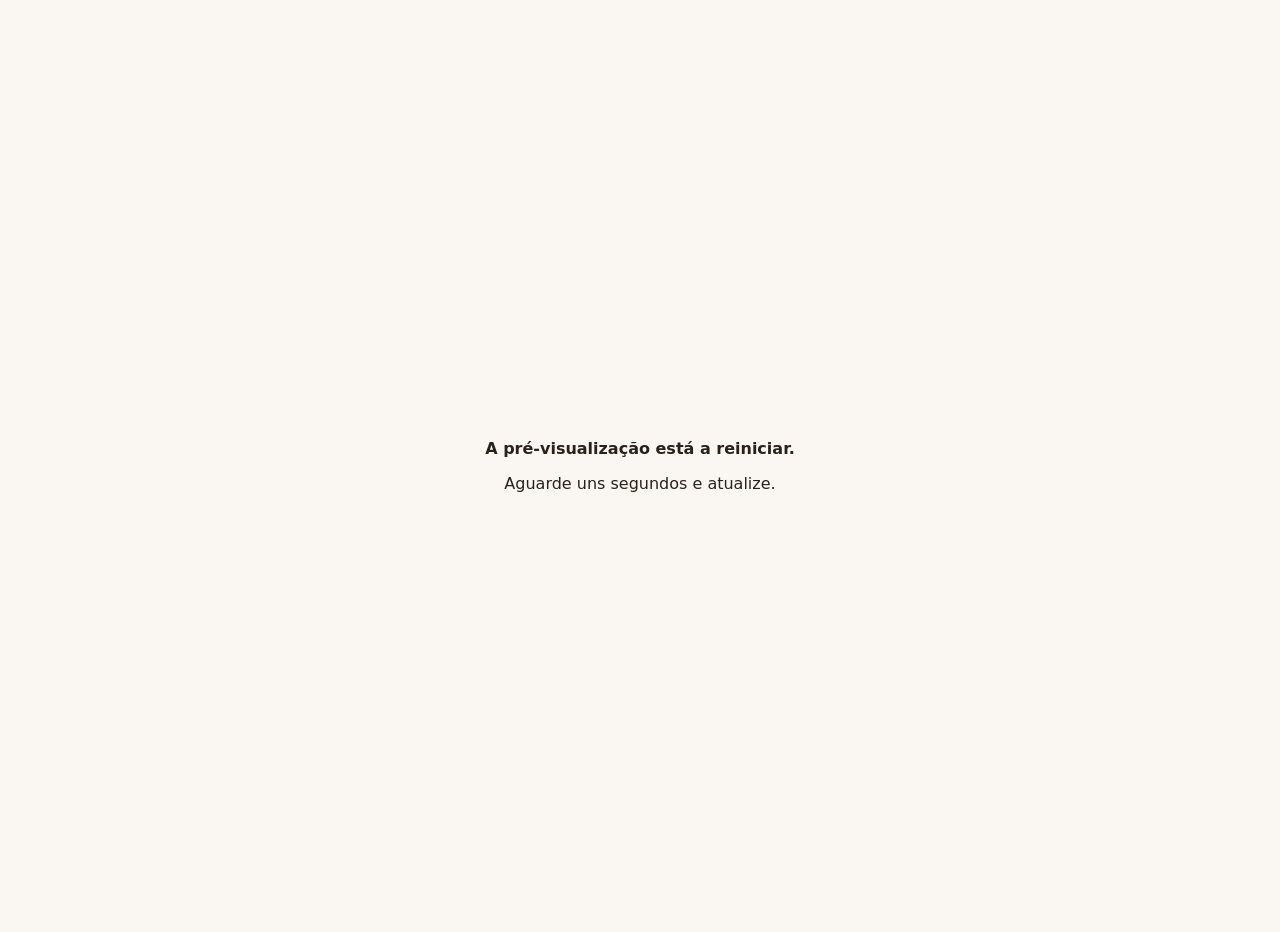
<file: dehesa/editor/templates/preview_down.html>
<!doctype html>
<html lang="pt"><head><meta charset="utf-8"><meta name="viewport" content="width=device-width, initial-scale=1">
<title>Pré-visualização indisponível</title>
<style>body{margin:0;font-family:system-ui,sans-serif;background:#FAF6F1;color:#2A211B;display:grid;place-items:center;min-height:100vh;padding:16px;text-align:center}</style>
</head><body><div><p><strong>A pré-visualização está a reiniciar.</strong></p><p>Aguarde uns segundos e atualize.</p></div>
<script>setTimeout(()=>location.reload(),3000)</script></body></html>
</file>
